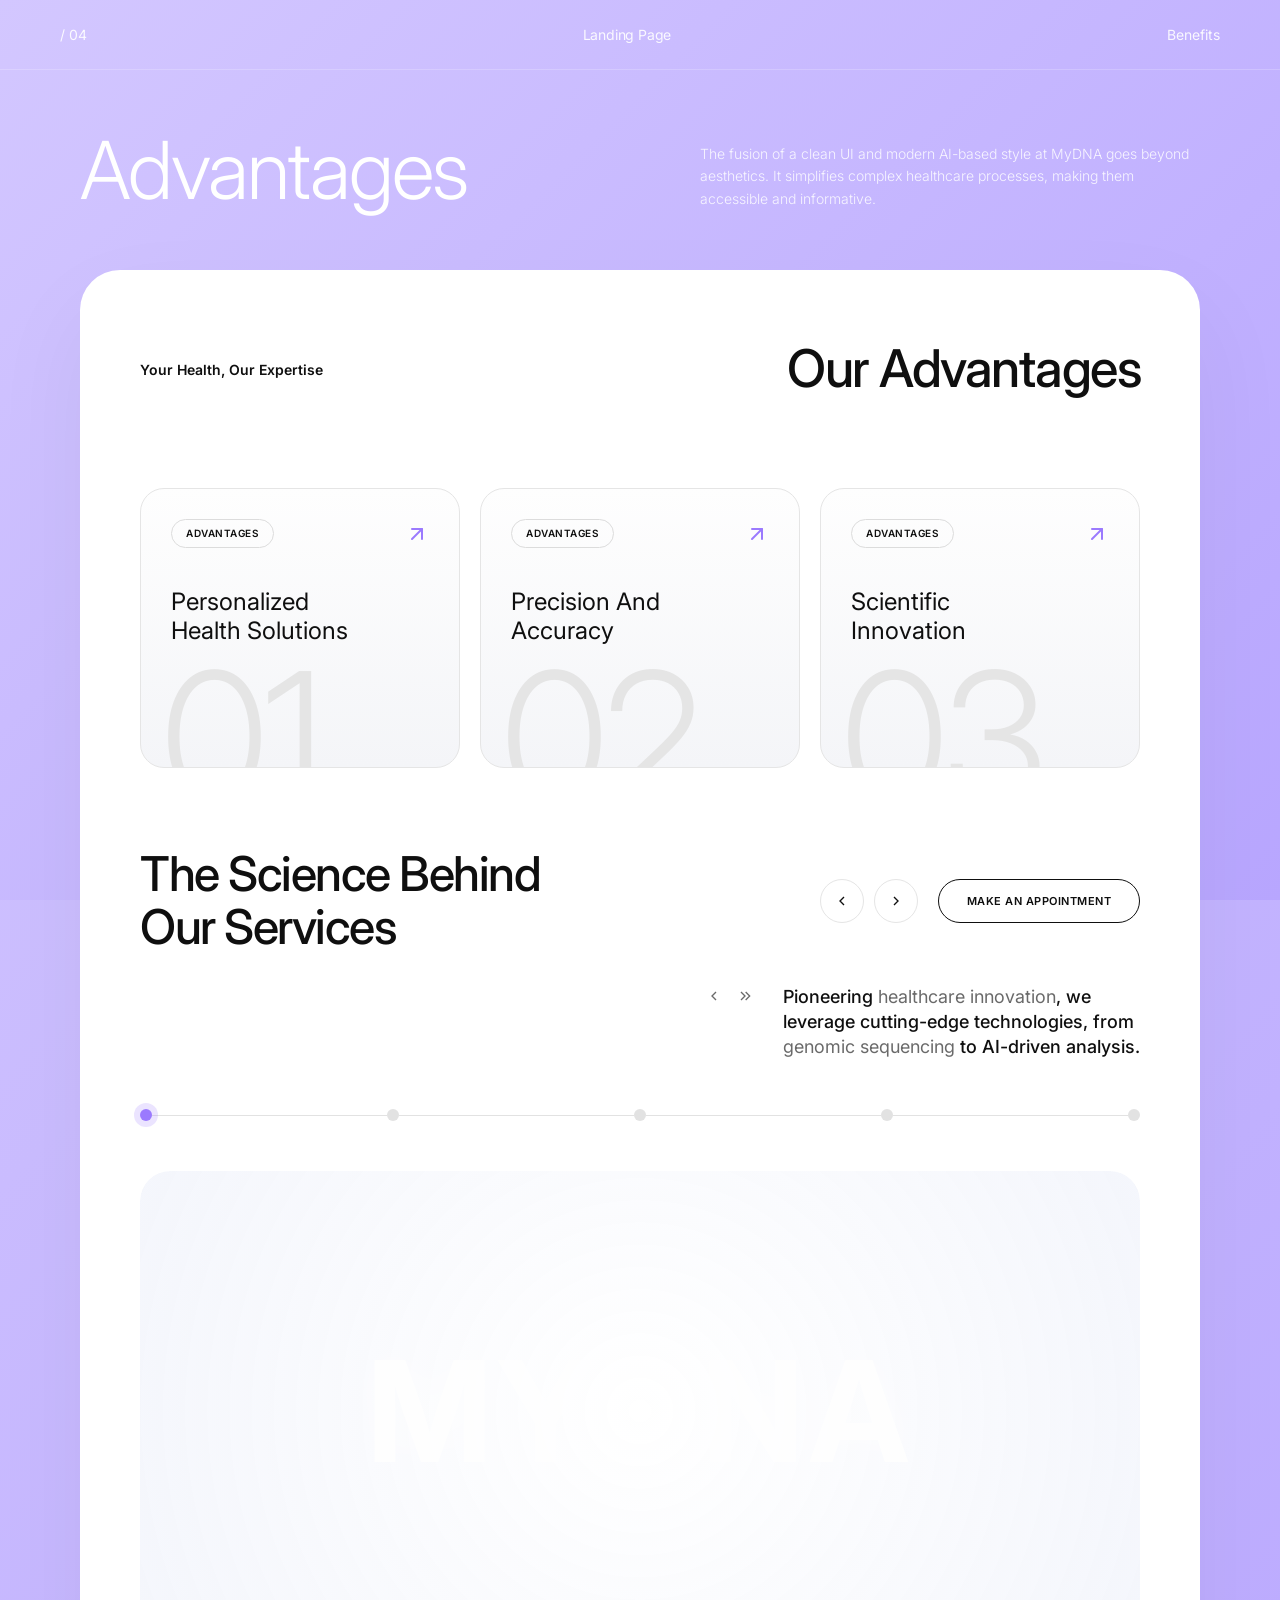
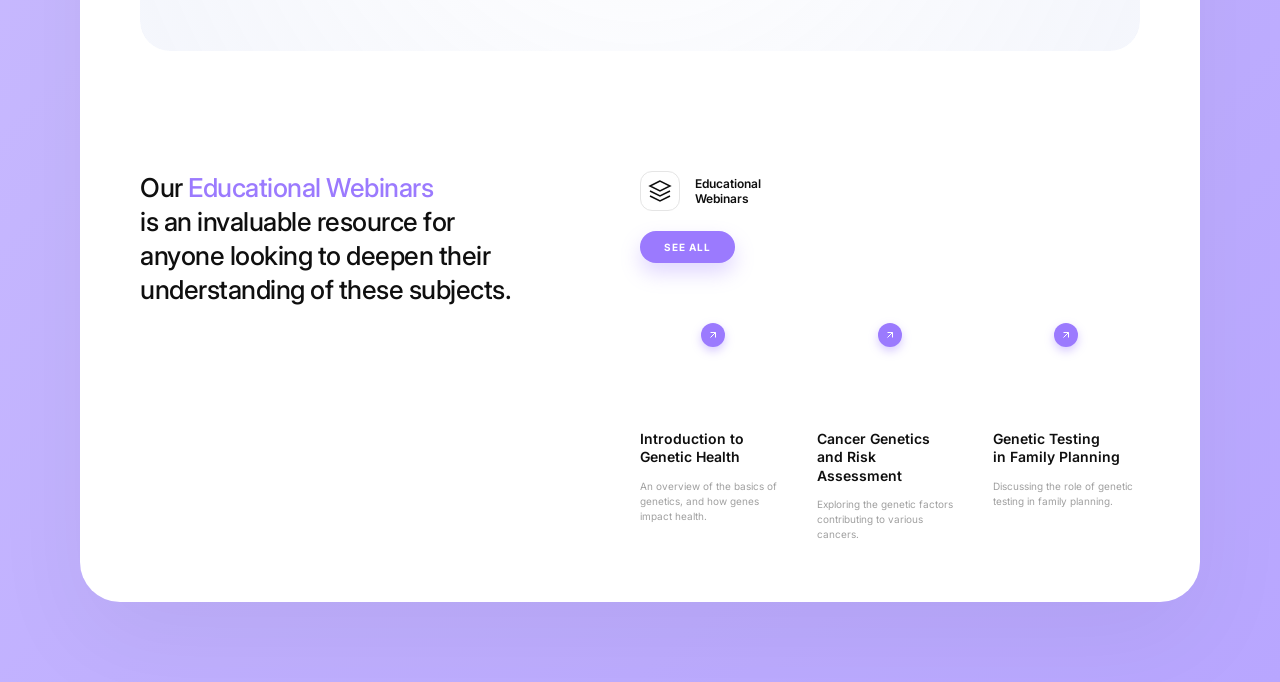
<file: mydna.html>
<!DOCTYPE html>
<html lang="en">
<head>
    <meta charset="UTF-8">
    <meta name="viewport" content="width=device-width, initial-scale=1.0">
    <title>MyDNA Healthcare</title>
    
    <!-- Premium External Fonts -->
    <link rel="preconnect" href="https://fonts.googleapis.com">
    <link rel="preconnect" href="https://fonts.gstatic.com" crossorigin>
    <link href="https://fonts.googleapis.com/css2?family=Inter:wght@300;400;500;600;700&display=swap" rel="stylesheet">
    
    <link rel="stylesheet" href="css/mydna.css">
</head>
<body>

    <div class="background-canvas"></div>

    <header class="top-bar">
        <div class="top-nav-item">/ 04</div>
        <div class="top-nav-item center">Landing Page</div>
        <div class="top-nav-item right">Benefits</div>
    </header>

    <div class="page-container">
        
        <section class="intro-section">
            <h1 class="main-heading">Advantages</h1>
            <p class="intro-paragraph">
                The fusion of a clean UI and modern AI-based style at MyDNA goes beyond aesthetics. It simplifies complex healthcare processes, making them accessible and informative.
            </p>
        </section>

        <section class="main-card">
            
            <!-- Advantages Grid Section -->
            <div class="advantages-top">
                <span class="sub-label">Your Health, Our Expertise</span>
                <h2 class="section-heading right-align">Our Advantages</h2>
            </div>

            <div class="advantages-grid">
                <!-- Card 01 -->
                <div class="adv-card">
                    <div class="adv-card-header">
                        <span class="adv-tag">Advantages</span>
                        <div class="adv-icon">
                            <svg width="24" height="24" viewBox="0 0 24 24" fill="none" stroke="currentColor" stroke-width="2" stroke-linecap="round" stroke-linejoin="round"><line x1="7" y1="17" x2="17" y2="7"></line><polyline points="7 7 17 7 17 17"></polyline></svg>
                        </div>
                    </div>
                    <h3 class="adv-title">Personalized<br>Health Solutions</h3>
                    <div class="adv-number">01</div>
                </div>

                <!-- Card 02 -->
                <div class="adv-card">
                    <div class="adv-card-header">
                        <span class="adv-tag">Advantages</span>
                        <div class="adv-icon">
                            <svg width="24" height="24" viewBox="0 0 24 24" fill="none" stroke="currentColor" stroke-width="2" stroke-linecap="round" stroke-linejoin="round"><line x1="7" y1="17" x2="17" y2="7"></line><polyline points="7 7 17 7 17 17"></polyline></svg>
                        </div>
                    </div>
                    <h3 class="adv-title">Precision And<br>Accuracy</h3>
                    <div class="adv-number">02</div>
                </div>

                <!-- Card 03 -->
                <div class="adv-card">
                    <div class="adv-card-header">
                        <span class="adv-tag">Advantages</span>
                        <div class="adv-icon">
                            <svg width="24" height="24" viewBox="0 0 24 24" fill="none" stroke="currentColor" stroke-width="2" stroke-linecap="round" stroke-linejoin="round"><line x1="7" y1="17" x2="17" y2="7"></line><polyline points="7 7 17 7 17 17"></polyline></svg>
                        </div>
                    </div>
                    <h3 class="adv-title">Scientific<br>Innovation</h3>
                    <div class="adv-number">03</div>
                </div>
            </div>

            <!-- Science Section -->
            <div class="science-section">
                <div class="science-header">
                    <h2 class="bold-heading w-60">The Science Behind<br>Our Services</h2>
                    <div class="science-actions">
                        <div class="nav-dots">
                            <button class="icon-btn"><svg width="16" height="16" viewBox="0 0 24 24" fill="none" stroke="currentColor" stroke-width="2"><path d="M15 18l-6-6 6-6"/></svg></button>
                            <button class="icon-btn"><svg width="16" height="16" viewBox="0 0 24 24" fill="none" stroke="currentColor" stroke-width="2"><path d="M9 18l6-6-6-6"/></svg></button>
                        </div>
                        <button class="primary-btn">MAKE AN APPOINTMENT</button>
                    </div>
                </div>

                <div class="science-subtitle-row">
                    <div class="arrow-nav-group">
                        <svg width="16" height="16" viewBox="0 0 24 24" fill="none" stroke="currentColor" stroke-width="2"><path d="M15 18l-6-6 6-6"/></svg>
                        <svg width="16" height="16" viewBox="0 0 24 24" fill="none" stroke="currentColor" stroke-width="2"><path d="M13 18l6-6-6-6 M6 18l6-6-6-6"/></svg>
                    </div>
                    <p class="science-description">
                        Pioneering <span class="light-text">healthcare innovation</span>, we<br>
                        leverage cutting-edge technologies, from<br>
                        <span class="light-text">genomic sequencing</span> to AI-driven analysis.
                    </p>
                </div>

                <div class="timeline-bar">
                    <div class="timeline-point active"></div>
                    <div class="timeline-line"></div>
                    <div class="timeline-point"></div>
                    <div class="timeline-line"></div>
                    <div class="timeline-point"></div>
                    <div class="timeline-line"></div>
                    <div class="timeline-point"></div>
                    <div class="timeline-line"></div>
                    <div class="timeline-point"></div>
                </div>

                <div class="glass-image-container">
                    <div class="glass-image-overlay"></div>
                    <div class="floating-text">MYDNA</div>
                </div>
            </div>

            <!-- Webinars Section -->
            <div class="webinars-section">
                <div class="webinars-left">
                    <h2 class="webinars-heading">
                        Our <span class="purple-highlight">Educational Webinars</span><br>
                        is an invaluable resource for<br>
                        anyone looking to deepen their<br>
                        understanding of these subjects.
                    </h2>
                </div>
                
                <div class="webinars-right">
                    <div class="webinars-tag-container">
                        <div class="webinars-icon">
                            <svg width="24" height="24" viewBox="0 0 24 24" fill="none" stroke="currentColor" stroke-width="1.5"><polygon points="12 2 2 7 12 12 22 7 12 2"></polygon><polyline points="2 17 12 22 22 17"></polyline><polyline points="2 12 12 17 22 12"></polyline></svg>
                        </div>
                        <span class="webinars-tag">Educational<br>Webinars</span>
                    </div>
                    <button class="btn-see-all">SEE ALL</button>
                    
                    <div class="webinar-thumbnails">
                        <div class="webinar-item">
                            <div class="webinar-image img-1">
                                <div class="webinar-link-btn"><svg width="12" height="12" viewBox="0 0 24 24" fill="none" stroke="currentColor" stroke-width="2"><line x1="7" y1="17" x2="17" y2="7"></line><polyline points="7 7 17 7 17 17"></polyline></svg></div>
                            </div>
                            <h4>Introduction to<br>Genetic Health</h4>
                            <p>An overview of the basics of genetics, and how genes impact health.</p>
                        </div>
                        <div class="webinar-item">
                            <div class="webinar-image img-2">
                                <div class="webinar-link-btn"><svg width="12" height="12" viewBox="0 0 24 24" fill="none" stroke="currentColor" stroke-width="2"><line x1="7" y1="17" x2="17" y2="7"></line><polyline points="7 7 17 7 17 17"></polyline></svg></div>
                            </div>
                            <h4>Cancer Genetics<br>and Risk Assessment</h4>
                            <p>Exploring the genetic factors contributing to various cancers.</p>
                        </div>
                        <div class="webinar-item">
                            <div class="webinar-image img-3">
                                <div class="webinar-link-btn"><svg width="12" height="12" viewBox="0 0 24 24" fill="none" stroke="currentColor" stroke-width="2"><line x1="7" y1="17" x2="17" y2="7"></line><polyline points="7 7 17 7 17 17"></polyline></svg></div>
                            </div>
                            <h4>Genetic Testing<br>in Family Planning</h4>
                            <p>Discussing the role of genetic testing in family planning.</p>
                        </div>
                    </div>
                </div>
            </div>

        </section>
    </div>

</body>
</html>
</file>
<file: css/mydna.css>
/* CSS Variables */
:root {
    --primary-bg: #c9bcff; /* Soft purple */
    --gradient-bg: linear-gradient(135deg, #d3c7ff 0%, #b8a6ff 100%);
    --card-bg: #ffffff;
    --text-dark: #0f0f0f;
    --text-light: #6a6a6a;
    --border-color: #e5e5e5;
    --accent-purple: #9b7afe;
    --font-main: 'Inter', sans-serif;
    --radius-huge: 40px;
    --radius-card: 24px;
}

/* Reset & Base */
* {
    margin: 0;
    padding: 0;
    box-sizing: border-box;
    font-family: var(--font-main);
}

body {
    background: var(--gradient-bg);
    min-height: 100vh;
    color: var(--text-dark);
    line-height: 1.5;
    overflow-x: hidden;
}

/* Pseudo background canvas to ensure solid color if content runs out */
.background-canvas {
    position: fixed;
    top: 0;
    left: 0;
    width: 100vw;
    height: 100vh;
    z-index: -1;
    background: var(--gradient-bg);
}

/* Top Nav */
.top-bar {
    display: flex;
    justify-content: space-between;
    align-items: center;
    padding: 24px 60px;
    color: rgba(255, 255, 255, 0.9);
    font-size: 14px;
    font-weight: 400;
    border-bottom: 1px solid rgba(255, 255, 255, 0.2);
    margin-bottom: 60px;
}
.top-bar .center {
    letter-spacing: -0.2px;
}
.top-bar .right {
    text-transform: capitalize;
}

/* Page Container */
.page-container {
    max-width: 1200px;
    margin: 0 auto;
    padding: 0 40px 80px 40px;
    display: flex;
    flex-direction: column;
    gap: 40px;
}

/* Intro Section (Outside card) */
.intro-section {
    display: flex;
    justify-content: space-between;
    align-items: flex-end;
    color: white;
    margin-bottom: 20px;
}

.main-heading {
    font-size: 80px;
    font-weight: 300;
    letter-spacing: -2px;
    line-height: 1;
}

.intro-paragraph {
    max-width: 500px;
    font-size: 14px;
    font-weight: 300;
    line-height: 1.6;
    color: rgba(255, 255, 255, 0.85);
}

/* ---------------------------------- */
/* Main White Container */
/* ---------------------------------- */
.main-card {
    background: var(--card-bg);
    border-radius: var(--radius-huge);
    padding: 60px;
    box-shadow: 0 40px 100px rgba(0, 0, 0, 0.05);
    display: flex;
    flex-direction: column;
    gap: 80px;
}

/* Advantages Section */
.advantages-top {
    display: flex;
    justify-content: space-between;
    align-items: center;
}

.sub-label {
    font-size: 14px;
    font-weight: 600;
    color: var(--text-dark);
}

.section-heading {
    font-size: 52px;
    font-weight: 500;
    letter-spacing: -1.5px;
}

.advantages-grid {
    display: grid;
    grid-template-columns: repeat(3, 1fr);
    gap: 20px;
}

.adv-card {
    background: linear-gradient(180deg, #fefefe 0%, #f4f5f8 100%);
    border: 1px solid var(--border-color);
    border-radius: var(--radius-card);
    padding: 30px;
    display: flex;
    flex-direction: column;
    position: relative;
    overflow: hidden;
    min-height: 280px;
    transition: transform 0.3s cubic-bezier(0.2, 0.8, 0.2, 1), box-shadow 0.3s ease;
}

.adv-card:hover {
    transform: translateY(-5px);
    box-shadow: 0 20px 40px rgba(0, 0, 0, 0.06);
}

.adv-card-header {
    display: flex;
    justify-content: space-between;
    align-items: center;
    margin-bottom: 40px;
}

.adv-tag {
    font-size: 10px;
    text-transform: uppercase;
    letter-spacing: 0.5px;
    font-weight: 600;
    padding: 6px 14px;
    border: 1px solid #dcdcdc;
    border-radius: 40px;
    color: var(--text-dark);
}

.adv-icon {
    color: var(--accent-purple);
    display: flex;
    align-items: center;
    justify-content: center;
    transition: transform 0.3s ease;
}
.adv-card:hover .adv-icon {
    transform: translate(3px, -3px);
}

.adv-title {
    font-size: 24px;
    font-weight: 400;
    color: var(--text-dark);
    line-height: 1.2;
    z-index: 1;
}

.adv-number {
    position: absolute;
    bottom: -60px;
    left: 20px;
    font-size: 180px;
    font-weight: 300;
    color: #e5e5e5;
    line-height: 1;
    z-index: 0;
    letter-spacing: -5px;
    pointer-events: none;
    transition: color 0.3s ease;
}

.adv-card:hover .adv-number {
    color: #dfdfdf;
}


/* ---------------------------------- */
/* Science Section */
/* ---------------------------------- */
.science-section {
    display: flex;
    flex-direction: column;
    gap: 30px;
}

.science-header {
    display: flex;
    justify-content: space-between;
    align-items: center;
}

.bold-heading {
    font-size: 48px;
    font-weight: 500;
    line-height: 1.1;
    letter-spacing: -1.5px;
}

.w-60 { width: 60%; }

.science-actions {
    display: flex;
    align-items: center;
    gap: 20px;
}

.nav-dots {
    display: flex;
    gap: 10px;
}

.icon-btn {
    width: 44px;
    height: 44px;
    border-radius: 50%;
    border: 1px solid var(--border-color);
    background: transparent;
    display: flex;
    align-items: center;
    justify-content: center;
    cursor: pointer;
    color: var(--text-dark);
    transition: all 0.2s ease;
}

.icon-btn:hover {
    background: #f5f5f5;
    border-color: #d0d0d0;
}

.primary-btn {
    padding: 14px 28px;
    border-radius: 40px;
    border: 1px solid var(--text-dark);
    background: transparent;
    color: var(--text-dark);
    font-weight: 600;
    font-size: 11px;
    letter-spacing: 0.5px;
    text-transform: uppercase;
    cursor: pointer;
    transition: all 0.3s ease;
}

.primary-btn:hover {
    background: var(--text-dark);
    color: white;
}

.science-subtitle-row {
    display: flex;
    justify-content: flex-end;
    align-items: flex-start;
    gap: 30px;
    margin-bottom: 10px;
}

.arrow-nav-group {
    display: flex;
    gap: 15px;
    color: var(--text-light);
    transform: translateY(4px);
}

.science-description {
    font-size: 18px;
    line-height: 1.4;
    color: var(--text-dark);
    max-width: 450px;
}

.light-text {
    font-weight: 400;
    color: var(--text-light);
}

.science-description strong, .science-description .light-text {
    font-weight: 400;
}
.science-description { font-weight: 500; }

/* Timeline Bar */
.timeline-bar {
    display: flex;
    align-items: center;
    width: 100%;
    margin-top: 10px;
    margin-bottom: 20px;
}

.timeline-point {
    width: 12px;
    height: 12px;
    border-radius: 50%;
    background: #e2e2e2;
    position: relative;
    cursor: pointer;
}

.timeline-point.active {
    background: var(--accent-purple);
    box-shadow: 0 0 0 6px rgba(155, 122, 254, 0.2);
}

.timeline-line {
    flex-grow: 1;
    height: 1px;
    background: #e2e2e2;
}

/* Glass Image */
.glass-image-container {
    height: 480px;
    border-radius: 30px;
    background: url('https://images.unsplash.com/photo-1579546929518-9e396f3cc809?auto=format&fit=crop&q=80&w=2000') center/cover no-repeat;
    position: relative;
    overflow: hidden;
    display: flex;
    align-items: center;
    justify-content: center;
}

.glass-image-overlay {
    position: absolute;
    inset: 0;
    background: radial-gradient(circle at center, rgba(255,255,255,0.1) 0%, rgba(200, 210, 240, 0.2) 100%);
    backdrop-filter: blur(2px);
}

.floating-text {
    font-size: 140px;
    font-weight: 700;
    color: rgba(255, 255, 255, 0.95);
    z-index: 2;
    letter-spacing: 5px;
    text-shadow: 0 20px 40px rgba(0, 0, 0, 0.15);
    mix-blend-mode: overlay;
    /* Soft glowing effect like in design */
    filter: drop-shadow(0 0 20px rgba(255,255,255,0.8));
}


/* ---------------------------------- */
/* Webinars Section */
/* ---------------------------------- */
.webinars-section {
    display: flex;
    justify-content: space-between;
    align-items: flex-start;
    padding-top: 40px;
}

.webinars-left {
    width: 45%;
}

.webinars-heading {
    font-size: 26px;
    font-weight: 500;
    line-height: 1.3;
    letter-spacing: -0.5px;
}

.purple-highlight {
    color: var(--accent-purple);
}

.webinars-right {
    width: 50%;
    display: flex;
    flex-direction: column;
}

.webinars-tag-container {
    display: flex;
    align-items: center;
    gap: 15px;
    margin-bottom: 20px;
}

.webinars-icon {
    width: 40px;
    height: 40px;
    border: 1px solid var(--border-color);
    border-radius: 12px;
    display: flex;
    align-items: center;
    justify-content: center;
    color: var(--text-dark);
}

.webinars-tag {
    font-size: 12px;
    font-weight: 600;
    line-height: 1.3;
}

.btn-see-all {
    background: var(--accent-purple);
    color: white;
    border: none;
    padding: 10px 24px;
    border-radius: 40px;
    font-size: 10px;
    font-weight: 700;
    letter-spacing: 1px;
    width: max-content;
    margin-bottom: 60px;
    cursor: pointer;
    box-shadow: 0 10px 20px rgba(155, 122, 254, 0.3);
    transition: transform 0.2s ease, box-shadow 0.2s ease;
}

.btn-see-all:hover {
    transform: translateY(-2px);
    box-shadow: 0 14px 28px rgba(155, 122, 254, 0.4);
}

.webinar-thumbnails {
    display: flex;
    gap: 30px;
}

.webinar-item {
    flex: 1;
    display: flex;
    flex-direction: column;
    gap: 12px;
}

.webinar-image {
    width: 80px;
    height: 80px;
    border-radius: 50%;
    position: relative;
    background: #eee;
    margin-bottom: 15px;
}

/* Splicing the placeholder abstract texture via background-position */
.webinar-image.img-1 { background: url('https://images.unsplash.com/photo-1620641788421-7a1c342ea42e?auto=format&fit=crop&q=80&w=600') top left/200% auto; }
.webinar-image.img-2 { background: url('https://images.unsplash.com/photo-1620641788421-7a1c342ea42e?auto=format&fit=crop&q=80&w=600') center/200% auto; }
.webinar-image.img-3 { background: url('https://images.unsplash.com/photo-1620641788421-7a1c342ea42e?auto=format&fit=crop&q=80&w=600') bottom right/200% auto; }

.webinar-link-btn {
    position: absolute;
    top: 0;
    right: -5px;
    width: 24px;
    height: 24px;
    background: var(--accent-purple);
    color: white;
    border-radius: 50%;
    display: flex;
    align-items: center;
    justify-content: center;
    box-shadow: 0 4px 10px rgba(155, 122, 254, 0.4);
    transition: transform 0.2s ease;
    cursor: pointer;
}

.webinar-item:hover .webinar-link-btn {
    transform: scale(1.15) translate(2px, -2px);
}

.webinar-item h4 {
    font-size: 14px;
    font-weight: 600;
    line-height: 1.3;
}

.webinar-item p {
    font-size: 10px;
    color: #a0a0a0;
    line-height: 1.5;
}


/* ---------------------------------- */
/* Responsive Adjustments */
/* ---------------------------------- */
@media (max-width: 1024px) {
    .main-card {
        padding: 40px;
    }
    .intro-section {
        flex-direction: column;
        align-items: flex-start;
        gap: 20px;
    }
    .advantages-grid {
        grid-template-columns: 1fr;
    }
    .science-header {
        flex-direction: column;
        align-items: flex-start;
        gap: 20px;
    }
    .w-60 { width: 100%; }
    .science-subtitle-row {
        justify-content: flex-start;
        margin-top: 20px;
    }
    .floating-text {
        font-size: 80px;
    }
    .webinars-section {
        flex-direction: column;
        gap: 40px;
    }
    .webinars-left, .webinars-right {
        width: 100%;
    }
}

@media (max-width: 768px) {
    .page-container {
        padding: 0 20px 40px 20px;
    }
    .top-bar {
        padding: 20px;
    }
    .main-heading {
        font-size: 50px;
    }
    .section-heading {
        font-size: 36px;
    }
    .webinar-thumbnails {
        flex-direction: column;
        gap: 20px;
    }
}
</file>
